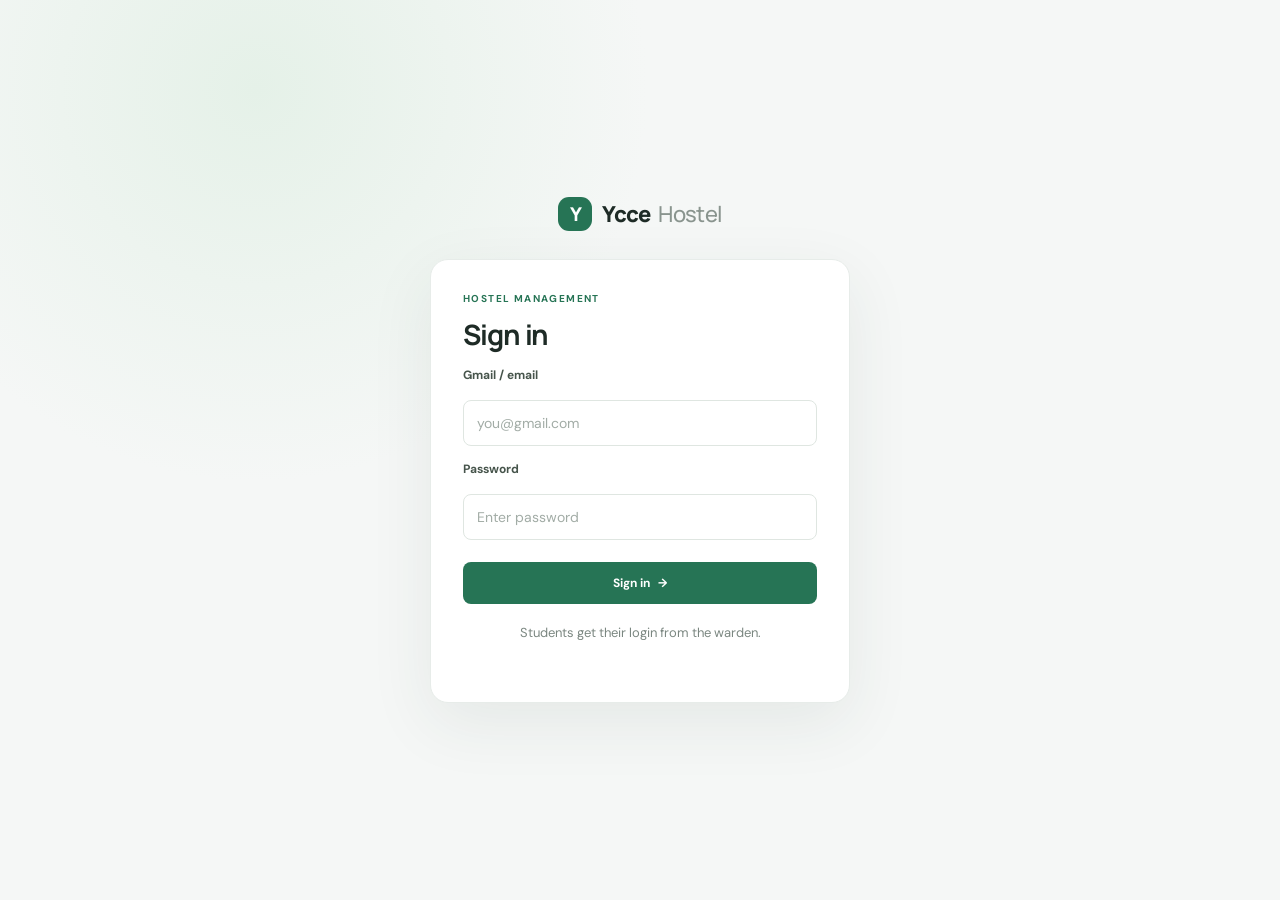
<file: index.html>
<!DOCTYPE html>
<html lang="en">
 <head>
  <meta charset="utf-8"/>
  <meta content="width=device-width, initial-scale=1" name="viewport"/>
  <meta content="0; url=login.html" http-equiv="refresh"/>
  <title>Ycce Hostel</title>
 </head>
 <body>
  <p>
   Redirecting to
   <a href="login.html">Ycce Hostel sign in</a>...
  </p>
  <script>
   window.location.replace("login.html");
  </script>
 </body>
</html>
</file>
<file: css/style.css>
@import url('https://fonts.googleapis.com/css2?family=DM+Sans:wght@400;500;600;700&family=Manrope:wght@400;500;600;700;800&display=swap');
:root{--bg:#f5f7f6;--surface:#fff;--ink:#1e2b26;--muted:#7b8781;--line:#e7ece9;--green:#267455;--green-dark:#1b5b41;--green-soft:#e8f4ed;--shadow:0 8px 28px rgba(30,55,43,.045)}*{box-sizing:border-box}html{scroll-behavior:smooth;scroll-padding-top:24px}body{margin:0;background:var(--bg);color:var(--ink);font-family:'DM Sans',sans-serif;font-size:14px}h1,h2,h3,p{margin-top:0}h1,h2,h3,.brand{font-family:Manrope,sans-serif}h1{font-size:clamp(25px,3vw,32px);letter-spacing:-1.1px;margin-bottom:8px}h2{font-size:17px;letter-spacing:-.35px;margin-bottom:5px}h3{font-size:15px;margin-bottom:7px}a{color:inherit;text-decoration:none}button,input,select,textarea{font:inherit}.muted{color:var(--muted);line-height:1.65;margin-bottom:0}.small{font-size:12px}.eyebrow,.nav-label,.topbar-kicker{font-size:10px;font-weight:700;letter-spacing:1.4px;color:#829087}.eyebrow{margin-bottom:10px;color:var(--green)}.app-shell{min-height:100vh}.sidebar{position:fixed;inset:0 auto 0 0;width:242px;background:#fff;border-right:1px solid var(--line);padding:27px 17px 18px;display:flex;flex-direction:column;z-index:10}.brand{display:flex;align-items:center;gap:10px;font-size:18px;font-weight:800;letter-spacing:-.6px;padding:0 10px 38px}.brand-mark{width:34px;height:34px;border-radius:11px;background:var(--green);color:#fff;display:grid;place-items:center;font-family:Manrope,sans-serif;font-size:19px}.brand-light{font-weight:500;color:#89948e;margin-left:4px}.nav-label{padding:0 12px;margin-bottom:12px}.nav-link{display:flex;align-items:center;gap:13px;padding:12px;border-radius:9px;color:#64716a;font-weight:600;margin-bottom:5px;transition:background .18s,color .18s}.nav-link>span{width:19px;text-align:center;font-size:18px;font-weight:400}.nav-link:hover,.nav-link.active{background:var(--green-soft);color:var(--green-dark)}.sidebar-bottom{margin-top:auto;border-top:1px solid var(--line);padding-top:16px}.user-mini{display:flex;align-items:center;gap:10px;padding:7px 9px 14px}.user-mini b,.user-mini small{display:block}.user-mini b{font-size:12px}.user-mini small{font-size:11px;color:var(--muted);margin-top:4px}.avatar{display:inline-grid;place-items:center;flex:0 0 34px;width:34px;height:34px;border-radius:50%;background:#dff0e5;color:#236748;font-weight:700}.warden-avatar{background:#e5edff;color:#4968a4}.student-avatar{background:#f9ead6;color:#a56b27}.logout{font-size:12px}.main-area{margin-left:242px;min-height:100vh}.topbar{height:76px;background:#fff;border-bottom:1px solid var(--line);display:flex;align-items:center;justify-content:space-between;padding:0 38px}.topbar>div{display:flex;flex-direction:column;gap:4px}.topbar-kicker{font-size:9px}.topbar strong{font-family:Manrope,sans-serif;font-size:13px}.topbar-user{display:flex;align-items:center;gap:9px;font-weight:600;font-size:12px}.content{max-width:1160px;padding:34px 38px 56px;margin:0 auto}.page-heading{display:flex;align-items:center;justify-content:space-between;gap:20px;margin-bottom:25px}.role-chip,.status-pill{white-space:nowrap;font-size:11px;font-weight:700;border-radius:20px;padding:8px 12px;background:#edf1ee;color:#53665a}.admin-chip{background:#e7f3eb;color:#286847}.warden-chip{background:#e9effc;color:#4968a4}.student-chip{background:#fbefdf;color:#9c692d}.notice-bar{display:flex;align-items:flex-start;gap:13px;padding:17px 18px;background:#eef6f0;border:1px solid #dcece1;border-radius:12px;margin-bottom:30px}.notice-icon{display:grid;place-items:center;width:23px;height:23px;border-radius:50%;background:#d5eadd;color:#2b704d;font-weight:700;flex-shrink:0}.notice-bar b{font-size:12px}.notice-bar p{color:#64786a;font-size:12px;line-height:1.6;margin:5px 0 0}.section-heading{display:flex;align-items:center;justify-content:space-between;gap:15px;margin:28px 0 14px}.section-heading .muted,.panel-heading .muted{font-size:12px}.panel{background:var(--surface);border:1px solid var(--line);border-radius:13px;padding:22px;box-shadow:var(--shadow);margin-bottom:22px}.form-grid{display:grid;grid-template-columns:repeat(4,minmax(0,1fr));gap:14px;align-items:end}.field{min-width:0}.field label,form>label,.panel>label{display:block;color:#46544b;font-weight:600;font-size:12px;margin-bottom:8px}input,select,textarea{width:100%;min-width:0;border:1px solid #dfe6e1;background:#fff;border-radius:8px;padding:11px 12px;color:var(--ink);outline:none;transition:border .15s,box-shadow .15s}input:focus,select:focus,textarea:focus{border-color:#79b394;box-shadow:0 0 0 3px rgba(38,116,85,.09)}input::placeholder,textarea::placeholder{color:#a2aca6}.button{display:inline-flex;align-items:center;justify-content:center;gap:8px;border:0;border-radius:8px;padding:11px 15px;font-weight:700;font-size:12px;cursor:pointer;transition:transform .15s,background .15s}.button:hover{transform:translateY(-1px)}.primary{background:var(--green);color:#fff}.primary:hover{background:var(--green-dark)}.secondary{background:#eef5f0;color:#286748}.full{width:100%}.field-action{display:flex}.field-action .button{width:100%;min-height:40px}.helper-text{font-size:11px;color:#89958e;margin:14px 0 0;line-height:1.6}.table-panel{padding:0;overflow:hidden}.table-scroll{overflow-x:auto}table{border-collapse:collapse;width:100%;min-width:600px;text-align:left}th{background:#f8faf8;color:#77847c;text-transform:uppercase;letter-spacing:.7px;font-size:10px;padding:15px 18px}td{padding:12px 18px;border-top:1px solid var(--line);font-size:12px}.empty-state{text-align:center;padding:34px 16px 38px}.empty-state.compact{padding:20px 12px}.empty-icon{display:grid;place-items:center;width:44px;height:44px;margin:0 auto 13px;background:#f0f5f1;color:#6b8977;border-radius:13px;font-size:22px}.empty-state p{color:var(--muted);font-size:12px;line-height:1.6;margin-bottom:0}.two-column{display:grid;grid-template-columns:1fr 1fr;gap:20px}.panel-heading{display:flex;align-items:center;justify-content:space-between;gap:15px;margin-bottom:20px}.panel-icon{width:35px;height:35px;display:grid;place-items:center;border-radius:10px;background:#eaf4ed;color:var(--green);font-size:17px;flex-shrink:0}.panel>label{margin-top:14px}.empty-inline{border:1px dashed #dfe7e1;background:#fafcfb;border-radius:8px;padding:17px;text-align:center;color:#8a968f;font-size:12px;margin:13px 0}.small-empty{padding:20px 10px}.small-empty .empty-icon{width:38px;height:38px;font-size:18px}.announcement-panel textarea{resize:vertical;margin-bottom:14px}.student-cards{display:grid;grid-template-columns:repeat(3,minmax(0,1fr));gap:16px;margin-bottom:24px}.action-card{position:relative;display:flex;flex-direction:column;align-items:flex-start;min-height:165px;padding:20px;background:#fff;border:1px solid var(--line);border-radius:13px;box-shadow:var(--shadow);transition:transform .18s,border-color .18s}.action-card:hover{transform:translateY(-2px);border-color:#b9d7c4}.action-icon{width:38px;height:38px;display:grid;place-items:center;border-radius:11px;background:#e7f4eb;color:#27734f;font-size:20px;margin-bottom:17px}.action-icon.purple{background:#efebfb;color:#7a63b4}.action-icon.amber{background:#fbf0df;color:#a16e2c}.action-card b{font-size:13px;margin-bottom:6px}.action-card>span:not(.action-icon):not(.card-arrow){font-size:11px;color:var(--muted);line-height:1.5}.card-arrow{position:absolute;right:18px;top:26px;color:#8b9890;font-size:18px}.stack-form{display:flex;flex-direction:column;gap:14px}.stack-form .field{width:100%}.stack-form .button{align-self:flex-start}.menu-toggle,.mobile-menu,.menu-overlay{display:none}
/* Login */.login-page{min-height:100vh;background:radial-gradient(circle at 20% 10%,#e5f1e8 0,transparent 30%),#f5f7f6;display:grid;place-items:center;padding:25px}.login-wrap{width:100%;max-width:420px}.login-brand{justify-content:center;padding:0 0 28px;font-size:22px}.login-card{background:#fff;border:1px solid var(--line);border-radius:18px;padding:32px;box-shadow:0 20px 65px rgba(35,70,50,.08)}.login-card h1{font-size:28px}.login-card>.muted{font-size:13px;margin-bottom:25px}.login-card form{display:flex;flex-direction:column;gap:9px}.login-card form label{font-size:12px;font-weight:700;margin-top:6px}.login-card form input{padding:13px}.login-card form button{margin-top:13px;padding:13px}.login-note{text-align:center;line-height:1.7;margin:18px 0 0}.demo-note{background:#fff7e8;color:#936d2d;padding:10px;border-radius:7px;line-height:1.6;margin:14px 0 0}.footer-note{text-align:center;color:#9aa59e;font-size:11px;margin-top:23px}
@media(max-width:1100px){.sidebar{width:218px}.main-area{margin-left:218px}.content{padding:30px 25px 45px}.topbar{padding:0 25px}.form-grid{grid-template-columns:repeat(2,minmax(0,1fr))}.student-cards{gap:12px}.action-card{padding:16px}}
@media(max-width:760px){.sidebar{width:min(280px,84vw);transform:translateX(-100%);transition:transform .22s ease;box-shadow:none}.menu-toggle:checked~.app-shell .sidebar{transform:translateX(0);box-shadow:15px 0 45px rgba(17,36,25,.12)}.main-area{margin-left:0}.menu-toggle{position:absolute;opacity:0;pointer-events:none}.menu-overlay{display:none;position:fixed;inset:0;background:rgba(20,35,27,.38);z-index:9}.menu-toggle:checked~.app-shell .menu-overlay{display:block}.mobile-menu{display:grid;place-items:center;width:36px;height:36px;border:1px solid var(--line);border-radius:9px;color:#456253;font-size:20px;cursor:pointer;margin-right:12px;flex-shrink:0}.topbar{height:67px;padding:0 16px;justify-content:flex-start}.topbar>div{flex:1}.topbar-user>span:last-child{display:none}.content{padding:25px 16px 40px}.page-heading{align-items:flex-start;flex-direction:column;gap:12px;margin-bottom:20px}.page-heading .role-chip{align-self:flex-start}.notice-bar{padding:14px;margin-bottom:25px}.section-heading{align-items:flex-start}.panel{padding:17px}.form-grid{grid-template-columns:1fr}.field-action .button{width:auto}.two-column{grid-template-columns:1fr;gap:0}.student-cards{grid-template-columns:1fr;gap:11px}.action-card{min-height:auto;padding:15px 15px 15px 68px;justify-content:center;min-height:84px}.action-icon{position:absolute;left:15px;top:22px;margin:0}.action-card b{margin-bottom:4px}.card-arrow{top:31px}.login-card{padding:25px 21px}.login-brand{padding-bottom:22px}.table-panel{padding:0}.table-panel .helper-text{padding:0 16px 16px}.section-heading .button{font-size:11px;padding:10px}.topbar-kicker{font-size:8px}.topbar strong{font-size:12px}}
@media(max-width:380px){.topbar{padding:0 10px}.content{padding-left:11px;padding-right:11px}.panel{padding:14px}.page-heading h1{font-size:25px}.section-heading{gap:8px}.section-heading h2{font-size:15px}}
/* Demo login and student-account form messages */
.demo-credentials{display:flex;flex-direction:column;gap:5px;margin-top:16px;padding:13px 14px;border:1px solid #dcece1;border-radius:9px;background:#f2f8f4;color:#3d604b;font-size:12px;line-height:1.5;overflow-wrap:anywhere}.demo-credentials b{font-size:12px;color:#245d40}.form-message{font-size:12px;line-height:1.55;margin:4px 0 0;color:#557062}.form-message:empty{display:none}.form-message.error{color:#b43f3f}.form-message.success{color:#267455;background:#eef8f1;padding:10px 12px;border-radius:8px}.login-card .form-message{margin-top:8px}.login-card .form-message.error:not([hidden]){padding:10px 12px;background:#fff0f0;border-radius:8px}

/* Functional register controls */
.attendance-register select, .requests-list select { min-width: 120px; padding: 9px 10px; border: 1px solid var(--border, #dfe5e1); border-radius: 8px; background: #fff; color: inherit; }
.attendance-register table, .requests-list table { width: 100%; border-collapse: collapse; }
.attendance-register th, .attendance-register td { padding: 10px 8px; border-bottom: 1px solid var(--border, #e5e7eb); text-align: left; }
.attendance-register #save-attendance { margin-top: 14px; }
.form-message:empty { display: none; }
</file>
